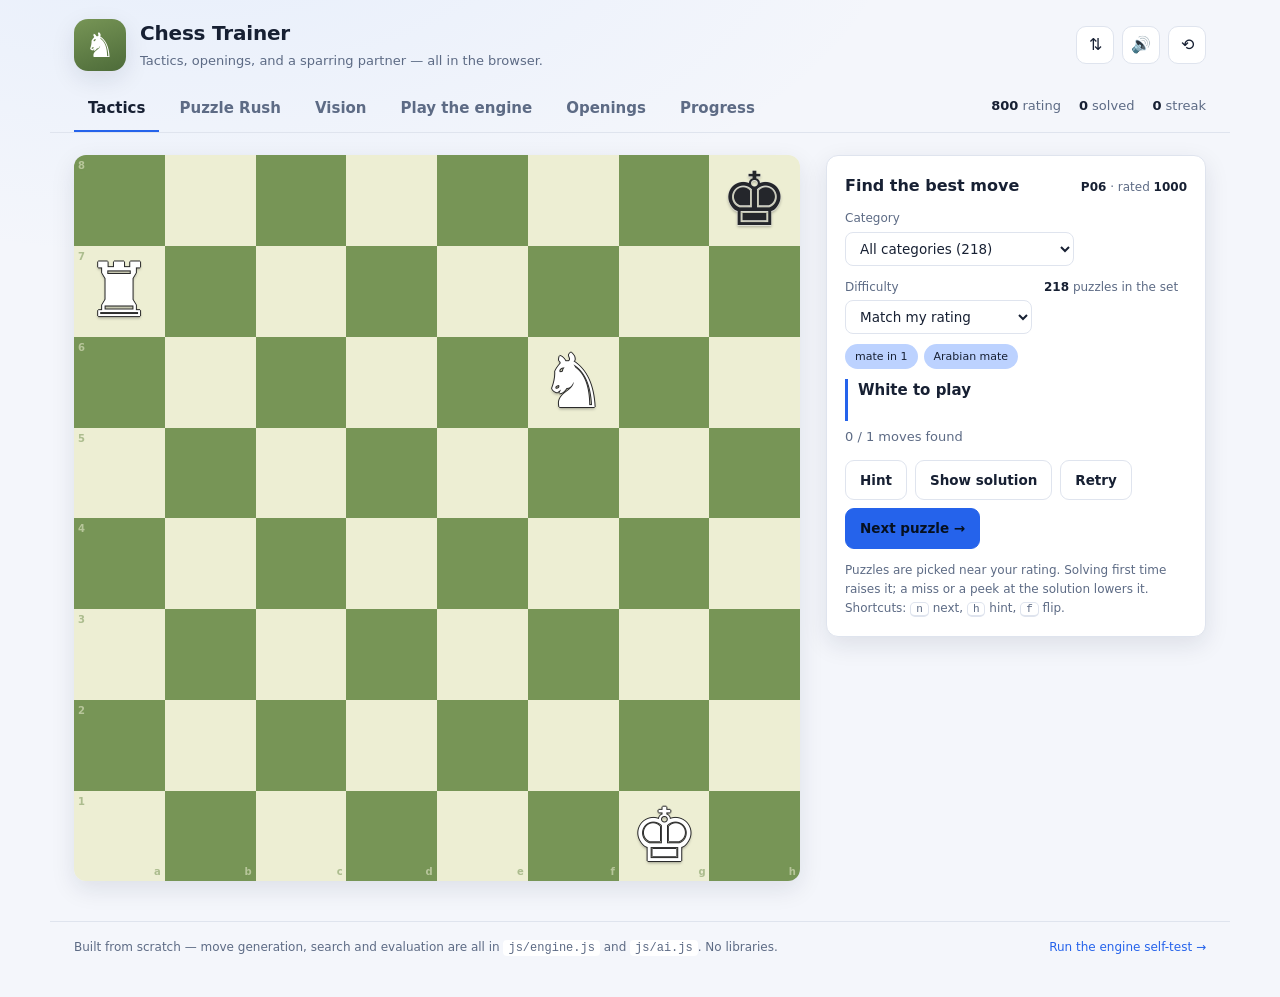
<file: index.html>
<!doctype html>
<html lang="en">
<head>
<meta charset="utf-8">
<meta name="viewport" content="width=device-width, initial-scale=1">
<title>Chess Trainer — tactics, openings and a sparring partner</title>
<meta name="description" content="A browser chess trainer: rated tactics puzzles, an opening repertoire drill, and an engine to play against. No accounts, no server.">
<link rel="stylesheet" href="css/style.css">
<link rel="icon" href="data:image/svg+xml,<svg xmlns='http://www.w3.org/2000/svg' viewBox='0 0 100 100'><text y='.9em' font-size='90'>♞</text></svg>">
</head>
<body>

<header class="topbar">
  <div class="brand">
    <span class="brand-mark">♞</span>
    <div>
      <h1>Chess Trainer</h1>
      <p class="tagline">Tactics, openings, and a sparring partner — all in the browser.</p>
    </div>
  </div>
  <div class="topbar-actions">
    <button id="flip" class="icon-btn" title="Flip the board (f)" aria-label="Flip the board">⇅</button>
    <button id="sound" class="icon-btn" title="Toggle sound" aria-label="Toggle sound">🔊</button>
    <button id="reset" class="icon-btn danger" title="Reset all progress" aria-label="Reset all progress">⟲</button>
  </div>
</header>

<nav class="tabs" role="tablist">
  <button class="tab active" data-mode="puzzles" role="tab">Tactics</button>
  <button class="tab" data-mode="rush" role="tab">Puzzle Rush</button>
  <button class="tab" data-mode="vision" role="tab">Vision</button>
  <button class="tab" data-mode="play" role="tab">Play the engine</button>
  <button class="tab" data-mode="openings" role="tab">Openings</button>
  <button class="tab" data-mode="stats" role="tab">Progress</button>
  <div class="quickstats">
    <span><b id="stat-rating">800</b> rating</span>
    <span><b id="stat-solved">0</b> solved</span>
    <span><b id="stat-streak">0</b> streak</span>
  </div>
</nav>

<main class="layout">

  <section class="board-col">
    <div class="board-wrap">
      <div id="eval" class="eval hidden" aria-hidden="true">
        <div class="eval-track"><div id="eval-fill" class="eval-fill"></div></div>
        <span id="eval-text" class="eval-text">0.0</span>
      </div>
      <div id="board"></div>
    </div>
  </section>

  <section class="side">

    <!-- ------------------------------------------------------------ TACTICS -->
    <div class="panel" data-mode="puzzles">
      <div class="panel-head">
        <h2>Find the best move</h2>
        <span class="meta"><b id="puzzle-id">—</b> · rated <b id="puzzle-rating">—</b></span>
      </div>
      <div class="controls">
        <label>Category
          <select id="puzzle-category"></select>
        </label>
        <label>Difficulty
          <select id="puzzle-band">
            <option value="auto">Match my rating</option>
            <option value="easy">Easy (under 1000)</option>
            <option value="medium">Medium (1000–1450)</option>
            <option value="hard">Hard (1450+)</option>
          </select>
        </label>
        <span class="meta pool-count"><b id="puzzle-count">0</b> puzzles in the set</span>
      </div>
      <div id="puzzle-themes" class="chips"></div>
      <p id="puzzle-game" class="source hidden"></p>
      <p id="puzzle-status" class="status neutral">Loading…</p>
      <p class="sub" id="puzzle-progress"></p>
      <p id="puzzle-explain" class="explain hidden"></p>
      <div class="btn-row">
        <button id="puzzle-hint" class="btn">Hint</button>
        <button id="puzzle-solution" class="btn ghost">Show solution</button>
        <button id="puzzle-retry" class="btn ghost">Retry</button>
        <button id="puzzle-next" class="btn primary">Next puzzle →</button>
      </div>
      <p class="fineprint">Puzzles are picked near your rating. Solving first time raises it; a miss or a peek at
        the solution lowers it. Shortcuts: <kbd>n</kbd> next, <kbd>h</kbd> hint, <kbd>f</kbd> flip.</p>
    </div>

    <!-- --------------------------------------------------------- PUZZLE RUSH -->
    <div class="panel hidden" data-mode="rush">
      <div class="panel-head">
        <h2>Puzzle Rush</h2>
        <span class="meta">best <b id="rush-best">0</b></span>
      </div>
      <div class="scoreboard">
        <div class="score-cell"><b id="rush-timer">3:00</b><span>left</span></div>
        <div class="score-cell"><b id="rush-solved">0</b><span>solved</span></div>
        <div class="score-cell"><b id="rush-strikes" class="strikes"></b><span>strikes</span></div>
      </div>
      <p id="rush-status" class="status neutral">Three minutes, three strikes.</p>
      <p id="rush-result" class="explain hidden"></p>
      <div class="btn-row">
        <button id="rush-start" class="btn primary">Start a run</button>
      </div>
      <p class="fineprint">Puzzles come at you easiest first and get harder as you go. A wrong
        move costs a strike and moves you on — there is no second try. Three strikes or three
        minutes, whichever comes first.</p>
    </div>

    <!-- ------------------------------------------------------------- VISION -->
    <div class="panel hidden" data-mode="vision">
      <div class="panel-head">
        <h2>Board Vision</h2>
        <span class="meta">best <b id="vision-best">0</b></span>
      </div>
      <div class="controls">
        <label>Play as
          <select id="vision-side">
            <option value="w">White</option>
            <option value="b">Black</option>
            <option value="random">Random</option>
          </select>
        </label>
      </div>
      <div class="scoreboard">
        <div class="score-cell"><b id="vision-timer">0:30</b><span>left</span></div>
        <div class="score-cell"><b id="vision-target" class="target">—</b><span>find this</span></div>
        <div class="score-cell"><b id="vision-score">0</b><span>found</span></div>
      </div>
      <p id="vision-status" class="status neutral">Find the square before the clock runs out.</p>
      <p id="vision-result" class="explain hidden"></p>
      <div class="btn-row">
        <button id="vision-start" class="btn primary">Start</button>
      </div>
      <p class="fineprint">Thirty seconds to click as many named squares as you can, with the
        coordinates hidden. Knowing where g6 is without counting is the single cheapest way to
        speed up your calculation. Try it from Black's side too — that is the half most players
        never practise.</p>
    </div>

    <!-- --------------------------------------------------------------- PLAY -->
    <div class="panel hidden" data-mode="play">
      <div class="panel-head">
        <h2>Play a game</h2>
        <span class="meta">strength <b id="level-elo">~1000</b></span>
      </div>
      <div class="controls">
        <label>Play as
          <select id="play-color">
            <option value="w">White</option>
            <option value="b">Black</option>
            <option value="random">Random</option>
          </select>
        </label>
        <label>Level
          <select id="play-level"></select>
        </label>
      </div>
      <p id="play-status" class="status neutral">Press “New game”.</p>
      <div id="move-list" class="move-list"><div class="empty">No moves yet.</div></div>
      <div class="btn-row">
        <button id="play-hint" class="btn">Hint</button>
        <button id="play-undo" class="btn ghost">Take back</button>
        <button id="play-new" class="btn primary">New game</button>
      </div>
      <p class="fineprint">The engine searches with alpha-beta pruning and a quiescence search, so it will not
        hang pieces to a simple recapture. Lower levels deliberately pick slightly worse moves.</p>
    </div>

    <!-- ----------------------------------------------------------- OPENINGS -->
    <div class="panel hidden" data-mode="openings">
      <div class="panel-head">
        <h2>Drill an opening</h2>
        <span class="meta" id="opening-progress"></span>
      </div>
      <select id="opening-select" class="wide"></select>
      <p id="opening-blurb" class="sub"></p>
      <p id="opening-status" class="status neutral"></p>
      <p id="opening-note" class="explain hidden"></p>
      <div id="opening-line" class="line"></div>
      <div class="btn-row">
        <button id="opening-reveal" class="btn">Reveal move</button>
        <button id="opening-restart" class="btn primary">Restart line</button>
      </div>
      <p class="fineprint">You play one side; the main line answers automatically. Wrong moves are taken back so
        you never learn the mistake by muscle memory.</p>
    </div>

    <!-- -------------------------------------------------------------- STATS -->
    <div class="panel hidden" data-mode="stats">
      <div class="panel-head"><h2>Progress</h2></div>
      <div class="tiles">
        <div class="tile"><b id="s-rating">800</b><span>puzzle rating</span></div>
        <div class="tile"><b id="s-solved">0</b><span>solved</span></div>
        <div class="tile"><b id="s-accuracy">0%</b><span>first-try rate</span></div>
        <div class="tile"><b id="s-best">0</b><span>best streak</span></div>
        <div class="tile"><b id="s-attempts">0</b><span>attempts</span></div>
        <div class="tile"><b id="s-games">0</b><span>games played</span></div>
        <div class="tile"><b id="s-rush">0</b><span>rush best</span></div>
        <div class="tile"><b id="s-vision">0</b><span>vision best</span></div>
      </div>
      <h3>Rating over time</h3>
      <svg id="rating-chart" viewBox="0 0 600 130" preserveAspectRatio="none" class="chart"></svg>
      <h3>By category</h3>
      <div id="category-list" class="theme-list"></div>
      <h3>By theme</h3>
      <div id="theme-list" class="theme-list"></div>
      <h3>Openings</h3>
      <div id="opening-stats" class="theme-list"></div>
      <h3>Games vs the engine</h3>
      <p class="sub">Record: <b id="s-record">0W / 0D / 0L</b></p>
      <p class="fineprint">Everything is stored in this browser only (localStorage). Nothing is uploaded anywhere.</p>
    </div>

  </section>
</main>

<footer class="foot">
  <span>Built from scratch — move generation, search and evaluation are all in
    <code>js/engine.js</code> and <code>js/ai.js</code>. No libraries.</span>
  <a href="validate.html">Run the engine self-test →</a>
</footer>

<script src="js/engine.js"></script>
<script src="js/ai.js"></script>
<script src="js/puzzles.js"></script>
<script src="js/openings.js"></script>
<script src="js/board.js"></script>
<script src="js/app.js"></script>
</body>
</html>
</file>
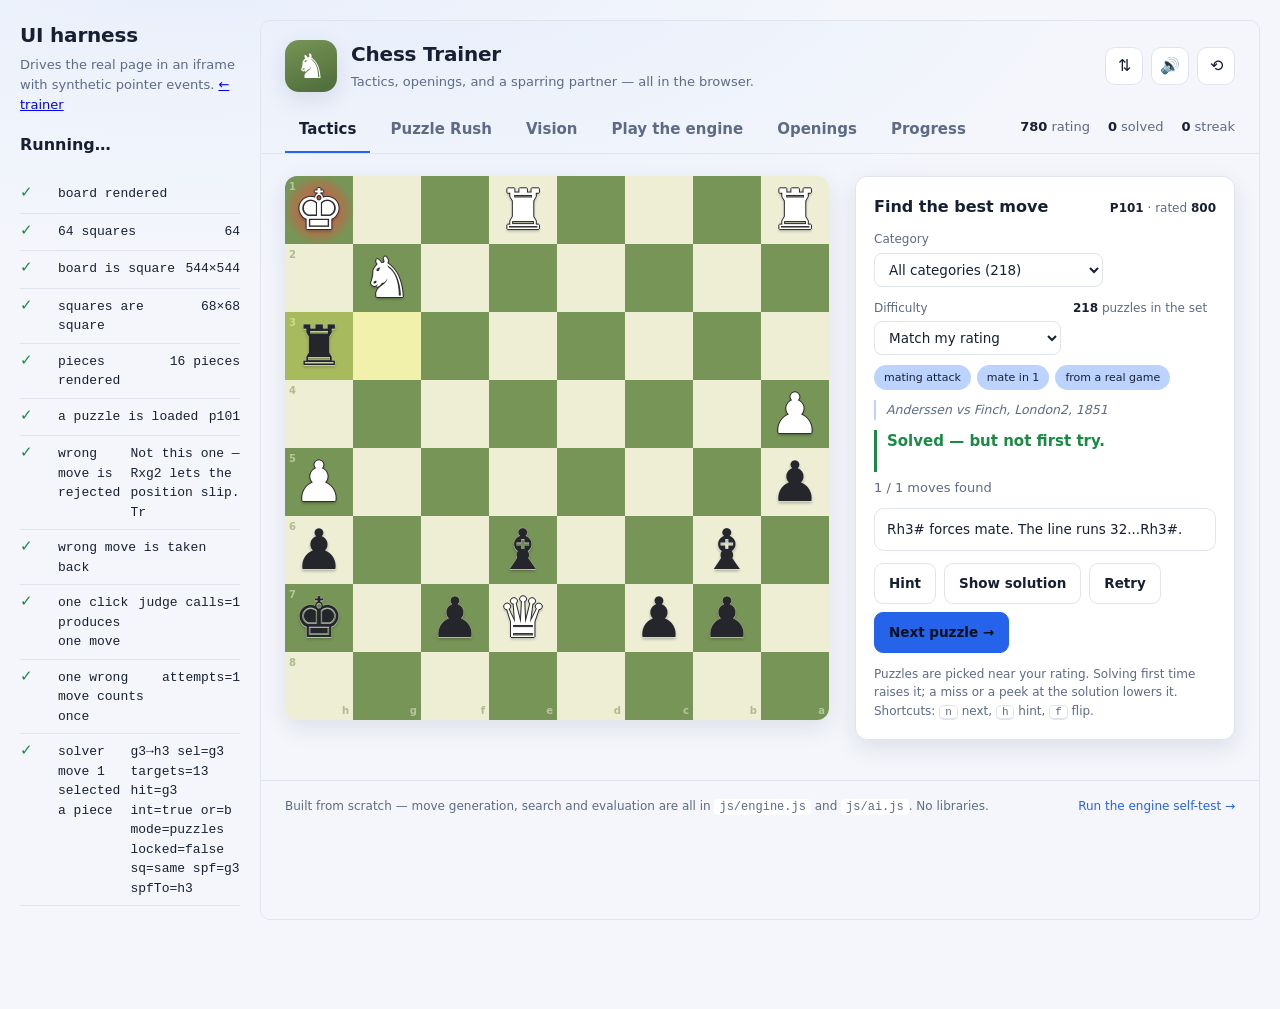
<file: uitest.html>
<!doctype html>
<html lang="en">
<head>
<meta charset="utf-8">
<title>Chess Trainer — UI harness</title>
<link rel="stylesheet" href="css/style.css">
<style>
  /* flex: none — otherwise the growing report column shrinks the iframe mid-run
     and every geometry measurement drifts. */
  iframe { flex: none; width: 1000px; height: 900px; border: 1px solid var(--line); border-radius: 10px; }
  .harness { display: flex; gap: 20px; align-items: flex-start; padding: 20px; }
  .harness > div { flex: 1; min-width: 0; }
</style>
</head>
<body>
<div class="harness">
  <div style="flex:1">
    <h1>UI harness</h1>
    <p class="sub">Drives the real page in an iframe with synthetic pointer events. <a href="index.html">← trainer</a></p>
    <div id="summary" class="test-summary">Running…</div>
    <div id="out"></div>
  </div>
  <iframe id="app"></iframe>
</div>

<script>
(function () {
  'use strict';
  var out = document.getElementById('out');
  var pass = 0, fail = 0;

  function report(ok, name, detail) {
    if (ok) pass++; else fail++;
    var row = document.createElement('div');
    row.className = 'test-row ' + (ok ? 'pass' : 'fail');
    row.innerHTML = '<span class="mark">' + (ok ? '✓' : '✕') + '</span><span>' + name +
      '</span><span>' + (detail || '') + '</span>';
    out.appendChild(row);
  }
  function sleep(ms) { return new Promise(function (r) { setTimeout(r, ms); }); }

  var frame = document.getElementById('app');
  /* same origin as the iframe, so snapshot and clear the real save before it boots */
  var saved = localStorage.getItem('chesstrainer.v2');
  localStorage.removeItem('chesstrainer.v2');

  function point(doc, square) {
    var el = doc.querySelector('.sq[data-square="' + square + '"]');
    if (!el) return null;
    var r = el.getBoundingClientRect();
    return { el: el, x: r.left + r.width / 2, y: r.top + r.height / 2 };
  }

  function fire(win, el, type, x, y) {
    var ev = new win.PointerEvent(type, {
      bubbles: true, cancelable: true, clientX: x, clientY: y, pointerId: 1, isPrimary: true
    });
    el.dispatchEvent(ev);
  }

  /* click-to-move: press+release on the origin, then press on the destination */
  async function playMove(win, doc, from, to, promo) {
    var a = point(doc, from), b = point(doc, to);
    if (!a || !b) return { ok: false, why: 'no square ' + from + '/' + to };
    fire(win, a.el, 'pointerdown', a.x, a.y);
    fire(win, win, 'pointerup', a.x, a.y);
    await sleep(30);
    var sel = doc.querySelector('.sq.selected');
    var targets = doc.querySelectorAll('.sq.target, .sq.target-capture').length;
    var under = doc.elementFromPoint(a.x, a.y);
    var hitTest = under ? (under.dataset.square || under.className) : 'nothing';
    var ct = win.ChessTrainer;
    if (ct) {
      var modeName = Object.keys(ct.modes.all).filter(function (k) { return ct.modes.all[k] === ct.modes.current; })[0];
      hitTest += ' int=' + ct.board.interactive + ' or=' + ct.board.orientation +
                 ' mode=' + modeName + ' locked=' + ct.modes.current.locked +
                 ' sq=' + (ct.board.squares[from] === a.el ? 'same' : 'STALE') +
                 ' spf=' + ct.board._squareFromPoint(a.x, a.y) +
                 ' spfTo=' + ct.board._squareFromPoint(b.x, b.y);
    }
    fire(win, b.el, 'pointerdown', b.x, b.y);
    fire(win, win, 'pointerup', b.x, b.y);
    await sleep(60);
    /* a promotion opens the picker and waits for a choice */
    var overlay = doc.querySelector('.promo-overlay:not(.hidden)');
    if (overlay) {
      var order = { q: 0, r: 1, b: 2, n: 3 };
      overlay.querySelectorAll('.promo-btn')[order[promo || 'q']].click();
      await sleep(60);
      hitTest += ' promo=' + (promo || 'q');
    }
    return {
      ok: !!sel,
      why: from + '→' + to + ' sel=' + (sel ? sel.dataset.square : 'none') +
           ' targets=' + targets + ' hit=' + hitTest
    };
  }

  frame.addEventListener('load', function () { run().catch(function (e) { report(false, 'harness crashed', e.message); finish(); }); });
  /* the iframe src is set from script, so a hard reload of this page does not
     bypass its cache — bust it explicitly or you will test a stale build */
  frame.src = 'index.html?harness=' + Date.now();

  async function run() {
    var win = frame.contentWindow, doc = frame.contentDocument;
    await sleep(300);

    /* ------------------------------------------------------------ tactics */
    report(!!doc.querySelector('#board .board-grid'), 'board rendered', '');
    report(doc.querySelectorAll('#board .sq').length === 64, '64 squares', doc.querySelectorAll('#board .sq').length + '');

    /* geometry: rectangular squares silently break click-to-square hit testing */
    var gridRect = doc.querySelector('#board .board-grid').getBoundingClientRect();
    var sqRect = doc.querySelector('#board .sq').getBoundingClientRect();
    report(Math.abs(gridRect.width - gridRect.height) < 1.5, 'board is square',
      Math.round(gridRect.width) + '×' + Math.round(gridRect.height));
    report(Math.abs(sqRect.width - sqRect.height) < 1.5, 'squares are square',
      Math.round(sqRect.width) + '×' + Math.round(sqRect.height));
    report(doc.querySelectorAll('#board .piece').length > 0, 'pieces rendered',
      doc.querySelectorAll('#board .piece').length + ' pieces');

    /* count how many times a single synthetic click reaches the judge */
    var judgeCalls = 0;
    var origJudge = win.ChessTrainer.modes.all.puzzles.judge;
    win.ChessTrainer.modes.all.puzzles.judge = function () {
      judgeCalls++;
      return origJudge.apply(this, arguments);
    };

    var id = doc.querySelector('#puzzle-id').textContent.toLowerCase();
    var puzzle = win.PUZZLES.filter(function (p) { return p.id === id; })[0];
    report(!!puzzle, 'a puzzle is loaded', id);

    /* a wrong move must be refused and taken back */
    var legal = new win.Chess(puzzle.fen).moves({ verbose: true })
      .filter(function (m) { return m.uci !== puzzle.moves[0]; });
    if (legal.length) {
      var pieceCountBefore = doc.querySelectorAll('#board .piece').length;
      await playMove(win, doc, legal[0].from, legal[0].to);
      var st = doc.querySelector('#puzzle-status');
      report(st.classList.contains('bad'), 'wrong move is rejected', st.textContent.slice(0, 46));
      report(doc.querySelectorAll('#board .piece').length === pieceCountBefore, 'wrong move is taken back', '');
      var afterWrong = win.JSON.parse(win.localStorage.getItem('chesstrainer.v2'));
      report(judgeCalls === 1, 'one click produces one move', 'judge calls=' + judgeCalls);
      report(afterWrong.attempts === 1, 'one wrong move counts once', 'attempts=' + afterWrong.attempts);
    }

    /* now solve it properly */
    for (var i = 0; i < puzzle.moves.length; i += 2) {
      var uci = puzzle.moves[i];
      var r = await playMove(win, doc, uci.slice(0, 2), uci.slice(2, 4), uci.charAt(4));
      report(r.ok, 'solver move ' + (i / 2 + 1) + ' selected a piece', r.why);
      await sleep(650);
    }
    var status = doc.querySelector('#puzzle-status').textContent;
    report(/Solved/.test(status), 'puzzle solves through the UI', status.slice(0, 50));
    report(!doc.querySelector('#puzzle-explain').classList.contains('hidden'), 'explanation revealed', '');
    var saveState = win.JSON.parse(win.localStorage.getItem('chesstrainer.v2'));
    report(saveState.attempts === 1, 'progress saved', 'attempts=' + saveState.attempts +
      ' solved=' + saveState.solved + ' rating=' + saveState.rating);
    report(saveState.solved === 0, 'a peeked/failed solve does not count as solved', '');

    doc.querySelector('#puzzle-next').click();
    await sleep(200);
    report(doc.querySelector('#puzzle-id').textContent.toLowerCase() !== id, 'next puzzle loads',
      doc.querySelector('#puzzle-id').textContent);

    /* --------------------------------------------------- difficulty bands */
    doc.querySelector('#puzzle-band').value = 'hard';
    doc.querySelector('#puzzle-band').dispatchEvent(new win.Event('change'));
    await sleep(200);
    var hardId = doc.querySelector('#puzzle-id').textContent.toLowerCase();
    var hard = win.PUZZLES.filter(function (p) { return p.id === hardId; })[0];
    report(hard && hard.rating >= 1450, 'hard band serves a hard puzzle',
      hardId + ' rated ' + (hard ? hard.rating : '?'));
    doc.querySelector('#puzzle-band').value = 'easy';
    doc.querySelector('#puzzle-band').dispatchEvent(new win.Event('change'));
    await sleep(200);
    var easyId = doc.querySelector('#puzzle-id').textContent.toLowerCase();
    var easy = win.PUZZLES.filter(function (p) { return p.id === easyId; })[0];
    report(easy && easy.rating < 1000, 'easy band serves an easy puzzle',
      easyId + ' rated ' + (easy ? easy.rating : '?'));
    report(doc.querySelector('#puzzle-count').textContent === String(win.PUZZLES.length),
      'puzzle count is shown', doc.querySelector('#puzzle-count').textContent);

    /* game attribution shows for master-game puzzles and hides for composed ones */
    var withGame = win.PUZZLES.filter(function (p) { return p.game; });
    report(withGame.length >= 3, 'set includes master games', withGame.length + ' attributed');
    var sourceEl = doc.querySelector('#puzzle-game');
    var shown = !sourceEl.classList.contains('hidden');
    report(shown === !!easy.game, 'attribution matches the loaded puzzle',
      easyId + (easy.game ? ' has a source' : ' is composed') + ', shown=' + shown);

    /* force a master-game puzzle and check the credit line renders */
    var puzzleMode = win.ChessTrainer.modes.all.puzzles;
    puzzleMode.puzzle = withGame[0];
    puzzleMode.start();
    await sleep(200);
    report(!sourceEl.classList.contains('hidden') && sourceEl.textContent === withGame[0].game,
      'master game credit is displayed', sourceEl.textContent.slice(0, 52));
    /* and it disappears again on a composed puzzle */
    puzzleMode.puzzle = win.PUZZLES.filter(function (p) { return !p.game; })[0];
    puzzleMode.start();
    await sleep(200);
    report(sourceEl.classList.contains('hidden'), 'credit hidden for composed puzzles', '');

    /* ---------------------------------------------------------- categories */
    var catSel = doc.querySelector('#puzzle-category');
    report(catSel.options.length === win.PUZZLE_CATEGORIES.length, 'category list built',
      catSel.options.length + ' options');
    doc.querySelector('#puzzle-band').value = 'auto';
    catSel.value = 'endgame';
    catSel.dispatchEvent(new win.Event('change'));
    await sleep(200);
    var endId = doc.querySelector('#puzzle-id').textContent.toLowerCase();
    var endP = win.PUZZLES.filter(function (p) { return p.id === endId; })[0];
    report(endP && endP.category === 'endgame', 'category filter serves that category',
      endId + ' is ' + (endP ? endP.category : '?'));
    catSel.value = 'masters';
    catSel.dispatchEvent(new win.Event('change'));
    await sleep(200);
    var mId = doc.querySelector('#puzzle-id').textContent.toLowerCase();
    var mP = win.PUZZLES.filter(function (p) { return p.id === mId; })[0];
    report(mP && mP.masters && mP.game, 'masters filter serves a real game',
      mId + ' — ' + (mP && mP.game ? mP.game.slice(0, 30) : '?'));
    catSel.value = 'all';
    catSel.dispatchEvent(new win.Event('change'));
    await sleep(150);

    /* -------------------------------------------------------- puzzle rush */
    doc.querySelector('.tab[data-mode="rush"]').click();
    await sleep(150);
    report(!doc.querySelector('.panel[data-mode="rush"]').classList.contains('hidden'),
      'rush tab opens', '');
    var rush = win.ChessTrainer.modes.all.rush;
    var q = rush.buildQueue();
    report(q.length === win.PUZZLES.length, 'rush queue holds the whole set', q.length + '');
    report(q[0].rating <= q[q.length - 1].rating, 'rush queue ramps up',
      q[0].rating + ' → ' + q[q.length - 1].rating);

    doc.querySelector('#rush-start').click();
    await sleep(300);
    report(rush.running, 'run starts', '');
    report(doc.querySelector('#rush-strikes').children.length === 3, 'three strikes shown', '');

    /* solve the current puzzle through the board */
    var rp = rush.puzzle;
    for (var k = 0; k < rp.moves.length; k += 2) {
      var u = rp.moves[k];
      await playMove(win, doc, u.slice(0, 2), u.slice(2, 4), u.charAt(4));
      await sleep(420);
    }
    report(rush.solved === 1, 'solving scores a point', 'solved=' + rush.solved);
    report(rush.puzzle !== rp, 'next puzzle loaded automatically', '');

    /* now miss one deliberately */
    var rp2 = rush.puzzle;
    var wrongMoves = new win.Chess(rp2.fen).moves({ verbose: true })
      .filter(function (m) { return m.uci !== rp2.moves[0]; });
    var strikesBefore = rush.strikes;
    await playMove(win, doc, wrongMoves[0].from, wrongMoves[0].to);
    await sleep(300);
    report(rush.strikes === strikesBefore + 1, 'a miss costs a strike', 'strikes=' + rush.strikes);
    report(doc.querySelector('#rush-strikes .strike.used'), 'strike is shown', '');

    rush.stop(true);
    await sleep(200);
    report(!rush.running, 'run stops', '');
    report(!doc.querySelector('#rush-result').classList.contains('hidden'), 'result shown',
      doc.querySelector('#rush-result').textContent.slice(0, 40));
    report(win.JSON.parse(win.localStorage.getItem('chesstrainer.v2')).rush.best === 1,
      'rush best is saved', '');

    /* ------------------------------------------------------------- vision */
    doc.querySelector('.tab[data-mode="vision"]').click();
    await sleep(150);
    var vision = win.ChessTrainer.modes.all.vision;
    report(doc.querySelector('#board').classList.contains('vision'), 'vision board mode on', '');
    var coord = doc.querySelector('#board .coord');
    report(coord && win.getComputedStyle(coord).display === 'none', 'coordinates hidden', '');
    report(doc.querySelectorAll('#board .board-grid .piece').length === 0, 'board is empty',
      doc.querySelectorAll('#board .board-grid .piece').length + ' pieces');

    doc.querySelector('#vision-side').value = 'w';
    doc.querySelector('#vision-start').click();
    await sleep(300);
    report(vision.running, 'vision round starts', '');
    var t1 = vision.target;
    report(/^[a-h][1-8]$/.test(t1), 'a target square is set', t1);

    /* click the right square, then a wrong one */
    var pt = point(doc, t1);
    fire(win, pt.el, 'pointerdown', pt.x, pt.y);
    fire(win, win, 'pointerup', pt.x, pt.y);
    await sleep(150);
    report(vision.hits === 1, 'correct square scores', 'hits=' + vision.hits);
    report(vision.target !== t1, 'a new target follows', vision.target);

    var wrongSq = vision.target === 'a1' ? 'h8' : 'a1';
    var wp = point(doc, wrongSq);
    fire(win, wp.el, 'pointerdown', wp.x, wp.y);
    fire(win, win, 'pointerup', wp.x, wp.y);
    await sleep(150);
    report(vision.misses === 1, 'wrong square counts as a miss', 'misses=' + vision.misses);

    vision.stop(true);
    await sleep(200);
    report(!vision.running && !doc.querySelector('#vision-result').classList.contains('hidden'),
      'vision result shown', doc.querySelector('#vision-result').textContent.slice(0, 40));

    doc.querySelector('.tab[data-mode="puzzles"]').click();
    await sleep(150);
    report(!doc.querySelector('#board').classList.contains('vision'),
      'leaving vision restores the board', '');

    /* --------------------------------------------------------------- play */
    doc.querySelector('.tab[data-mode="play"]').click();
    await sleep(100);
    report(!doc.querySelector('.panel[data-mode="play"]').classList.contains('hidden'), 'play tab opens', '');
    report(!doc.querySelector('#eval').classList.contains('hidden'), 'eval bar shown in play mode', '');
    doc.querySelector('#play-color').value = 'w';
    doc.querySelector('#play-level').value = '0';
    doc.querySelector('#play-new').click();
    await sleep(200);
    report(doc.querySelectorAll('#board .piece').length === 32, 'new game has 32 pieces',
      doc.querySelectorAll('#board .piece').length + '');

    var ct = win.ChessTrainer;
    report(ct.board.interactive, 'board is interactive in play mode',
      'interactive=' + ct.board.interactive + ' thinking=' + ct.modes.all.play.thinking +
      ' over=' + ct.modes.all.play.over + ' human=' + ct.modes.all.play.human +
      ' turn=' + ct.modes.all.play.game.turn() + ' current=' + (ct.modes.current === ct.modes.all.play));
    var pg = ct.modes.all.play.game;
    report(pg.moves({ square: 'e2' }).length === 2, 'e2 has two legal moves',
      pg.moves({ square: 'e2' }).length + '');
    var pgGeom = doc.querySelector('#board .sq').getBoundingClientRect();
    report(Math.abs(pgGeom.width - pgGeom.height) < 1.5, 'squares stay square beside the eval bar',
      Math.round(pgGeom.width) + '×' + Math.round(pgGeom.height));
    var evalW = doc.querySelector('#eval').getBoundingClientRect().width;
    var gridW = doc.querySelector('#board .board-grid').getBoundingClientRect().width;
    var wrapW = doc.querySelector('.board-wrap').getBoundingClientRect().width;
    report(evalW < 40 && gridW + evalW + 12 >= wrapW - 2, 'board fills the column beside the eval bar',
      'eval=' + Math.round(evalW) + ' board=' + Math.round(gridW) + ' wrap=' + Math.round(wrapW));

    var pr = await playMove(win, doc, 'e2', 'e4');
    report(pr.ok, 'play mode selects e2', pr.why);
    await sleep(1400);
    var moveText = doc.querySelector('#move-list').textContent;
    report(/e4/.test(moveText), 'human move recorded', moveText.trim().slice(0, 24));
    report(doc.querySelectorAll('#move-list .san').length >= 2, 'engine replied', moveText.trim().slice(0, 24));
    report(doc.querySelector('#play-status').textContent === 'Your move.', 'turn handed back',
      doc.querySelector('#play-status').textContent);

    doc.querySelector('#play-undo').click();
    await sleep(200);
    report(doc.querySelectorAll('#board .piece').length === 32, 'take back restores the position', '');

    /* ----------------------------------------------------------- openings */
    doc.querySelector('.tab[data-mode="openings"]').click();
    await sleep(100);
    var open = win.OPENINGS[0];
    doc.querySelector('#opening-select').value = open.id;
    doc.querySelector('#opening-select').dispatchEvent(new win.Event('change'));
    await sleep(300);
    report(doc.querySelector('#opening-blurb').textContent === open.blurb, 'opening loads', open.name);

    /* play the first move of the line */
    var g = new win.Chess();
    var first = g.moves({ verbose: true }).filter(function (m) {
      return m.san.replace(/[+#]/g, '') === open.moves[0].replace(/[+#]/g, '');
    })[0];
    await playMove(win, doc, first.from, first.to);
    await sleep(700);
    var oStatus = doc.querySelector('#opening-status').textContent;
    report(/Yes/.test(oStatus) || /\d+ \/ /.test(doc.querySelector('#opening-progress').textContent),
      'opening move accepted', oStatus.slice(0, 40));
    report(doc.querySelector('#opening-progress').textContent.indexOf('2 /') === 0,
      'reply played automatically', doc.querySelector('#opening-progress').textContent);

    /* wrong opening move */
    var g2 = new win.Chess();
    g2.move(open.moves[0]); g2.move(open.moves[1]);
    var wrong = g2.moves({ verbose: true }).filter(function (m) {
      return m.san.replace(/[+#]/g, '') !== open.moves[2].replace(/[+#]/g, '');
    })[0];
    await playMove(win, doc, wrong.from, wrong.to);
    await sleep(200);
    report(doc.querySelector('#opening-status').classList.contains('bad'), 'wrong opening move refused',
      doc.querySelector('#opening-status').textContent.slice(0, 44));

    /* -------------------------------------------------------------- stats */
    doc.querySelector('.tab[data-mode="stats"]').click();
    await sleep(150);
    report(doc.querySelector('#s-attempts').textContent === '1', 'stats show the attempt',
      doc.querySelector('#s-attempts').textContent);
    report(doc.querySelector('#theme-list').textContent.length > 5, 'theme breakdown rendered', '');
    report(doc.querySelector('#rating-chart').innerHTML.indexOf('path') >= 0 ||
           doc.querySelector('#rating-chart').innerHTML.indexOf('text') >= 0, 'rating chart drawn', '');

    /* -------------------------------------------------- promotion picker */
    var picked = null;
    ct.board.askPromotion('w', function (p) { picked = p; });
    await sleep(60);
    report(!doc.querySelector('.promo-overlay').classList.contains('hidden'), 'promotion picker opens', '');
    report(doc.querySelectorAll('.promo-btn').length === 4, 'four promotion buttons',
      doc.querySelectorAll('.promo-btn').length + '');
    doc.querySelectorAll('.promo-btn')[3].click();
    await sleep(60);
    report(picked === 'n', 'picker returns the chosen piece', String(picked));
    report(doc.querySelector('.promo-overlay').classList.contains('hidden'), 'picker closes after choosing', '');

    /* --------------------------------------------------------- flip board */
    doc.querySelector('.tab[data-mode="puzzles"]').click();
    await sleep(100);
    var firstSquare = doc.querySelector('#board .sq').dataset.square;
    doc.querySelector('#flip').click();
    await sleep(100);
    report(doc.querySelector('#board .sq').dataset.square !== firstSquare, 'flip reorients the board',
      firstSquare + ' → ' + doc.querySelector('#board .sq').dataset.square);
    report(doc.querySelectorAll('#board .sq').length === 64, 'still 64 squares after flip', '');

    finish();
  }

  function finish() {
    try {
      if (saved === null) localStorage.removeItem('chesstrainer.v2');
      else localStorage.setItem('chesstrainer.v2', saved);
    } catch (e) { /* ignore */ }
    var s = document.getElementById('summary');
    s.textContent = fail === 0 ? '✓ all ' + pass + ' UI checks passed' : '✕ ' + fail + ' failed, ' + pass + ' passed';
    s.style.color = fail === 0 ? 'var(--good)' : 'var(--bad)';
    console.log('UITEST', JSON.stringify({ pass: pass, fail: fail }));
  }
})();
</script>
</body>
</html>
</file>
<file: css/style.css>
/* Chess Trainer — one stylesheet, no framework. */

:root {
  --bg: #10141c;
  --bg-soft: #161c27;
  --panel: #1b2231;
  --line: #293246;
  --text: #e6ebf5;
  --muted: #94a1bb;
  --accent: #6ea8fe;
  --accent-dim: #2b4a7d;
  --good: #7bd88f;
  --bad: #ff8080;
  --sq-light: #edeed3;
  --sq-dark: #779556;
  --sq-sel: #f6f36c;
  --radius: 12px;
  --shadow: 0 10px 30px rgba(0, 0, 0, .35);
  color-scheme: dark;
}

@media (prefers-color-scheme: light) {
  :root {
    --bg: #f4f6fb;
    --bg-soft: #ffffff;
    --panel: #ffffff;
    --line: #dfe4ee;
    --text: #172033;
    --muted: #5d6b85;
    --accent: #2563eb;
    --accent-dim: #bcd2ff;
    --good: #1a8a45;
    --bad: #c0392b;
    --shadow: 0 8px 24px rgba(20, 30, 60, .10);
    color-scheme: light;
  }
}

* { box-sizing: border-box; }

body {
  margin: 0;
  background: radial-gradient(1200px 600px at 15% -10%, rgba(110, 168, 254, .10), transparent 60%), var(--bg);
  color: var(--text);
  font: 15px/1.55 system-ui, -apple-system, "Segoe UI", Roboto, Inter, Arial, sans-serif;
  min-height: 100vh;
}

/* ------------------------------------------------------------------ header */

.topbar {
  display: flex; align-items: center; justify-content: space-between;
  gap: 16px; padding: 18px 24px 10px; max-width: 1180px; margin: 0 auto;
}
.brand { display: flex; align-items: center; gap: 14px; }
.brand-mark {
  font-size: 34px; line-height: 1; width: 52px; height: 52px;
  display: grid; place-items: center; border-radius: 14px;
  background: linear-gradient(160deg, var(--sq-dark), #4d6b39);
  color: #fff; box-shadow: var(--shadow);
}
h1 { font-size: 20px; margin: 0; letter-spacing: -.01em; }
.tagline { margin: 2px 0 0; color: var(--muted); font-size: 13px; }

.topbar-actions { display: flex; gap: 8px; }
.icon-btn {
  width: 38px; height: 38px; border-radius: 10px; cursor: pointer;
  background: var(--panel); color: var(--text);
  border: 1px solid var(--line); font-size: 16px; line-height: 1;
  transition: transform .12s, border-color .12s, background .12s;
}
.icon-btn:hover { border-color: var(--accent); transform: translateY(-1px); }
.icon-btn.danger:hover { border-color: var(--bad); color: var(--bad); }

/* -------------------------------------------------------------------- tabs */

.tabs {
  display: flex; align-items: center; gap: 6px; flex-wrap: wrap;
  max-width: 1180px; margin: 0 auto; padding: 6px 24px 0;
  border-bottom: 1px solid var(--line);
}
.tab {
  appearance: none; border: 0; background: transparent; color: var(--muted);
  padding: 10px 14px; font: inherit; font-weight: 600; cursor: pointer;
  border-bottom: 2px solid transparent; border-radius: 8px 8px 0 0;
}
.tab:hover { color: var(--text); }
.tab.active { color: var(--text); border-bottom-color: var(--accent); }
.quickstats {
  margin-left: auto; display: flex; gap: 18px; color: var(--muted);
  font-size: 13px; padding-bottom: 8px;
}
.quickstats b { color: var(--text); font-variant-numeric: tabular-nums; }

/* ------------------------------------------------------------------ layout */

.layout {
  max-width: 1180px; margin: 0 auto; padding: 22px 24px 40px;
  display: grid; grid-template-columns: minmax(0, 1fr) 380px; gap: 26px; align-items: start;
}
@media (max-width: 900px) {
  .layout { grid-template-columns: 1fr; }
}

.board-wrap { display: flex; gap: 12px; align-items: stretch; }

/* ------------------------------------------------------------------- board */

.board { position: relative; flex: 1; }
.board-grid {
  display: grid;
  grid-template-columns: repeat(8, 1fr);
  grid-template-rows: repeat(8, 1fr);   /* without this the rows are content-sized and the squares are not square */
  aspect-ratio: 1 / 1;
  border-radius: var(--radius); overflow: hidden; box-shadow: var(--shadow);
  touch-action: none; user-select: none;
}
.sq { position: relative; display: grid; place-items: center; container-type: size; }
.sq.light { background: var(--sq-light); }
.sq.dark { background: var(--sq-dark); }

.coord {
  position: absolute; font-size: 10px; font-weight: 700; opacity: .55; pointer-events: none;
}
.coord.rank { top: 3px; left: 4px; }
.coord.file { bottom: 2px; right: 4px; }
.sq.light .coord { color: var(--sq-dark); }
.sq.dark .coord { color: var(--sq-light); }

.piece {
  font-size: clamp(24px, 6.5vw, 56px);   /* fallback; the square sizes it properly below */
  line-height: 1; cursor: grab; user-select: none;
  will-change: transform;
}
@supports (font-size: 1cqh) {
  .board-grid .piece { font-size: 82cqh; }
}
.board-grid .piece { position: relative; z-index: 2; }
.piece.white { color: #fff; text-shadow: 0 0 1px #2b2b2b, 0 1px 0 #2b2b2b, 1px 0 0 #2b2b2b, -1px 0 0 #2b2b2b, 0 -1px 0 #2b2b2b, 0 2px 3px rgba(0,0,0,.35); }
.piece.black { color: #24262b; text-shadow: 0 0 1px #f0f0f0, 0 1px 0 rgba(255,255,255,.5), 0 2px 3px rgba(0,0,0,.3); }
.piece.dragging { z-index: 20; cursor: grabbing; transform-origin: center; }

.sq.last-from::after, .sq.last-to::after {
  content: ''; position: absolute; inset: 0; background: rgba(246, 243, 108, .38); pointer-events: none;
}
.sq.selected::after {
  content: ''; position: absolute; inset: 0; background: rgba(246, 243, 108, .55); pointer-events: none;
}
.sq.target::before {
  content: ''; position: absolute; width: 28%; height: 28%; border-radius: 50%;
  background: rgba(20, 20, 20, .26); pointer-events: none; z-index: 1;
}
.sq.target-capture::before {
  content: ''; position: absolute; inset: 6%; border-radius: 50%;
  border: 5px solid rgba(20, 20, 20, .26); pointer-events: none; z-index: 1;
}
.sq.check::after {
  content: ''; position: absolute; inset: 0; pointer-events: none;
  background: radial-gradient(circle, rgba(255, 60, 60, .85), rgba(255, 60, 60, .25) 55%, transparent 72%);
}
.sq.flash-good::after {
  content: ''; position: absolute; inset: 0; pointer-events: none;
  background: rgba(123, 216, 143, .6); animation: fade .7s ease-out forwards;
}
.sq.flash-bad::after {
  content: ''; position: absolute; inset: 0; pointer-events: none;
  background: rgba(255, 90, 90, .65); animation: fade .7s ease-out forwards;
}
@keyframes fade { from { opacity: 1; } to { opacity: 0; } }

/* the vision trainer hides the edge labels — they would give the answer away */
.board.vision .coord { display: none; }
.board.vision .sq { cursor: pointer; }

/* minigame scoreboards */
.scoreboard { display: grid; grid-template-columns: repeat(3, 1fr); gap: 8px; margin-bottom: 12px; }
.score-cell {
  background: var(--bg-soft); border: 1px solid var(--line); border-radius: 10px;
  padding: 10px 8px; text-align: center;
}
.score-cell b { display: block; font-size: 22px; font-variant-numeric: tabular-nums; line-height: 1.2; }
.score-cell span { font-size: 11px; color: var(--muted); }
.score-cell .target { font-size: 26px; letter-spacing: .04em; color: var(--accent); }
.strikes { display: flex; justify-content: center; gap: 6px; font-size: 20px; }
.strike { color: var(--muted); }
.strike.used { color: var(--bad); }

/* promotion picker */
.promo-overlay {
  position: absolute; inset: 0; background: rgba(8, 11, 18, .72);
  display: grid; place-items: center; border-radius: var(--radius); z-index: 30;
}
.promo-overlay.hidden { display: none; }
.promo-card {
  background: var(--panel); border: 1px solid var(--line); border-radius: 14px;
  padding: 14px 18px; box-shadow: var(--shadow); text-align: center;
}
.promo-label { font-size: 13px; color: var(--muted); margin-bottom: 6px; }
.promo-row { display: flex; gap: 6px; }
.promo-btn {
  width: 56px; height: 56px; font-size: 40px; line-height: 1;
  background: var(--bg-soft); border: 1px solid var(--line); border-radius: 10px; cursor: pointer;
}
.promo-btn:hover { border-color: var(--accent); }

/* eval bar */
.eval { display: flex; flex-direction: column; align-items: center; gap: 6px; width: 26px; }
.eval.hidden { display: none; }
.eval-track {
  flex: 1; width: 14px; border-radius: 8px; overflow: hidden;
  background: #2a2f3a; display: flex; align-items: flex-end; border: 1px solid var(--line);
}
.eval-fill { width: 100%; background: linear-gradient(180deg, #f4f6fb, #cfd6e4); height: 50%; transition: height .3s ease; }
.eval-text { font-size: 11px; color: var(--muted); font-variant-numeric: tabular-nums; }

/* ------------------------------------------------------------------ panels */

.side { display: flex; flex-direction: column; gap: 16px; }
.panel {
  background: var(--panel); border: 1px solid var(--line); border-radius: var(--radius);
  padding: 18px; box-shadow: var(--shadow);
}
.panel.hidden, .hidden { display: none; }
.panel-head { display: flex; align-items: baseline; justify-content: space-between; gap: 10px; margin-bottom: 10px; }
.panel h2 { font-size: 16px; margin: 0; }
.panel h3 { font-size: 13px; margin: 18px 0 8px; color: var(--muted); text-transform: uppercase; letter-spacing: .06em; }
.meta { font-size: 12px; color: var(--muted); }
.meta b { color: var(--text); }

.chips { display: flex; flex-wrap: wrap; gap: 6px; margin-bottom: 10px; }
.chip {
  font-size: 11px; padding: 3px 9px; border-radius: 999px;
  background: var(--accent-dim); color: var(--text); border: 1px solid transparent;
}

.status {
  margin: 0 0 6px; font-weight: 600; min-height: 42px;
  border-left: 3px solid var(--line); padding-left: 10px;
}
.status.good { border-left-color: var(--good); color: var(--good); }
.status.bad { border-left-color: var(--bad); color: var(--bad); }
.status.neutral { border-left-color: var(--accent); }

.sub { color: var(--muted); font-size: 13px; margin: 4px 0; }
.source {
  color: var(--muted); font-size: 12.5px; font-style: italic;
  margin: 0 0 10px; padding-left: 10px; border-left: 2px solid var(--accent-dim);
}
.explain {
  background: var(--bg-soft); border: 1px solid var(--line); border-radius: 10px;
  padding: 10px 12px; font-size: 13.5px; color: var(--text); margin: 10px 0;
}
.fineprint { color: var(--muted); font-size: 12px; margin: 12px 0 0; }
kbd {
  background: var(--bg-soft); border: 1px solid var(--line); border-bottom-width: 2px;
  border-radius: 5px; padding: 0 5px; font: 11px/1.6 ui-monospace, Menlo, Consolas, monospace;
}

.btn-row { display: flex; flex-wrap: wrap; gap: 8px; margin-top: 12px; }
.btn {
  appearance: none; cursor: pointer; font: inherit; font-weight: 600; font-size: 13.5px;
  padding: 9px 14px; border-radius: 9px;
  background: var(--bg-soft); color: var(--text); border: 1px solid var(--line);
  transition: transform .1s, border-color .12s, background .12s;
}
.btn:hover:not(:disabled) { border-color: var(--accent); transform: translateY(-1px); }
.btn:disabled { opacity: .45; cursor: not-allowed; }
.btn.primary { background: var(--accent); border-color: var(--accent); color: #06101f; }
.btn.primary:hover { filter: brightness(1.08); }
.btn.ghost { background: transparent; }

.controls { display: flex; gap: 12px; flex-wrap: wrap; margin-bottom: 10px; }
.controls label { font-size: 12px; color: var(--muted); display: flex; flex-direction: column; gap: 4px; }
select {
  font: inherit; font-size: 13.5px; padding: 7px 10px; border-radius: 8px;
  background: var(--bg-soft); color: var(--text); border: 1px solid var(--line);
}
select.wide { width: 100%; margin-bottom: 10px; }

/* move list */
.move-list {
  max-height: 190px; overflow-y: auto; background: var(--bg-soft);
  border: 1px solid var(--line); border-radius: 10px; padding: 8px 10px;
  font: 13px/1.7 ui-monospace, Menlo, Consolas, monospace;
}
.move-row { display: grid; grid-template-columns: 34px 1fr 1fr; gap: 4px; }
.move-row .num { color: var(--muted); }
.empty { color: var(--muted); font-family: inherit; font-size: 13px; }

/* opening line */
.line {
  background: var(--bg-soft); border: 1px solid var(--line); border-radius: 10px;
  padding: 10px 12px; font: 13px/2 ui-monospace, Menlo, Consolas, monospace;
  display: flex; flex-wrap: wrap; gap: 4px 8px; margin-top: 10px;
}
.line .num { color: var(--muted); }
.line .san { color: var(--muted); }
.line .san.done { color: var(--text); }
.line .san.next { color: var(--accent); border-bottom: 2px solid var(--accent); }

/* stats */
.tiles { display: grid; grid-template-columns: repeat(3, 1fr); gap: 8px; }
.tile {
  background: var(--bg-soft); border: 1px solid var(--line); border-radius: 10px;
  padding: 10px; text-align: center;
}
.tile b { display: block; font-size: 20px; font-variant-numeric: tabular-nums; }
.tile span { font-size: 11px; color: var(--muted); }

.chart { width: 100%; height: 130px; background: var(--bg-soft); border: 1px solid var(--line); border-radius: 10px; }
.spark-line { fill: none; stroke: var(--accent); stroke-width: 2; stroke-linejoin: round; }
.spark-area { fill: rgba(110, 168, 254, .16); stroke: none; }
.chart-empty { fill: var(--muted); font-size: 13px; font-family: inherit; }

.theme-list { display: flex; flex-direction: column; gap: 6px; }
.theme-row { display: grid; grid-template-columns: 1fr 90px auto; gap: 10px; align-items: center; font-size: 12.5px; }
.theme-name { color: var(--text); }
.theme-num { color: var(--muted); font-variant-numeric: tabular-nums; }
.bar { height: 6px; background: var(--line); border-radius: 999px; overflow: hidden; }
.bar-fill { display: block; height: 100%; background: var(--good); }

/* ------------------------------------------------------------------ footer */

.foot {
  max-width: 1180px; margin: 0 auto; padding: 0 24px 40px;
  display: flex; justify-content: space-between; gap: 16px; flex-wrap: wrap;
  color: var(--muted); font-size: 12px; border-top: 1px solid var(--line); padding-top: 16px;
}
.foot code { background: var(--bg-soft); padding: 1px 5px; border-radius: 4px; }
.foot a { color: var(--accent); text-decoration: none; }
.foot a:hover { text-decoration: underline; }

/* ------------------------------------------------------------ self-test page */

.test-page { max-width: 900px; margin: 0 auto; padding: 30px 24px 60px; }
.test-row {
  display: grid; grid-template-columns: 28px 1fr auto; gap: 10px; align-items: baseline;
  padding: 7px 0; border-bottom: 1px solid var(--line);
  font: 13px/1.5 ui-monospace, Menlo, Consolas, monospace;
}
.test-row .mark { font-size: 15px; }
.test-row.pass .mark { color: var(--good); }
.test-row.fail .mark { color: var(--bad); }
.test-row.fail { background: rgba(255, 128, 128, .08); }
.test-summary { font-size: 16px; font-weight: 700; margin: 18px 0; }
</file>
